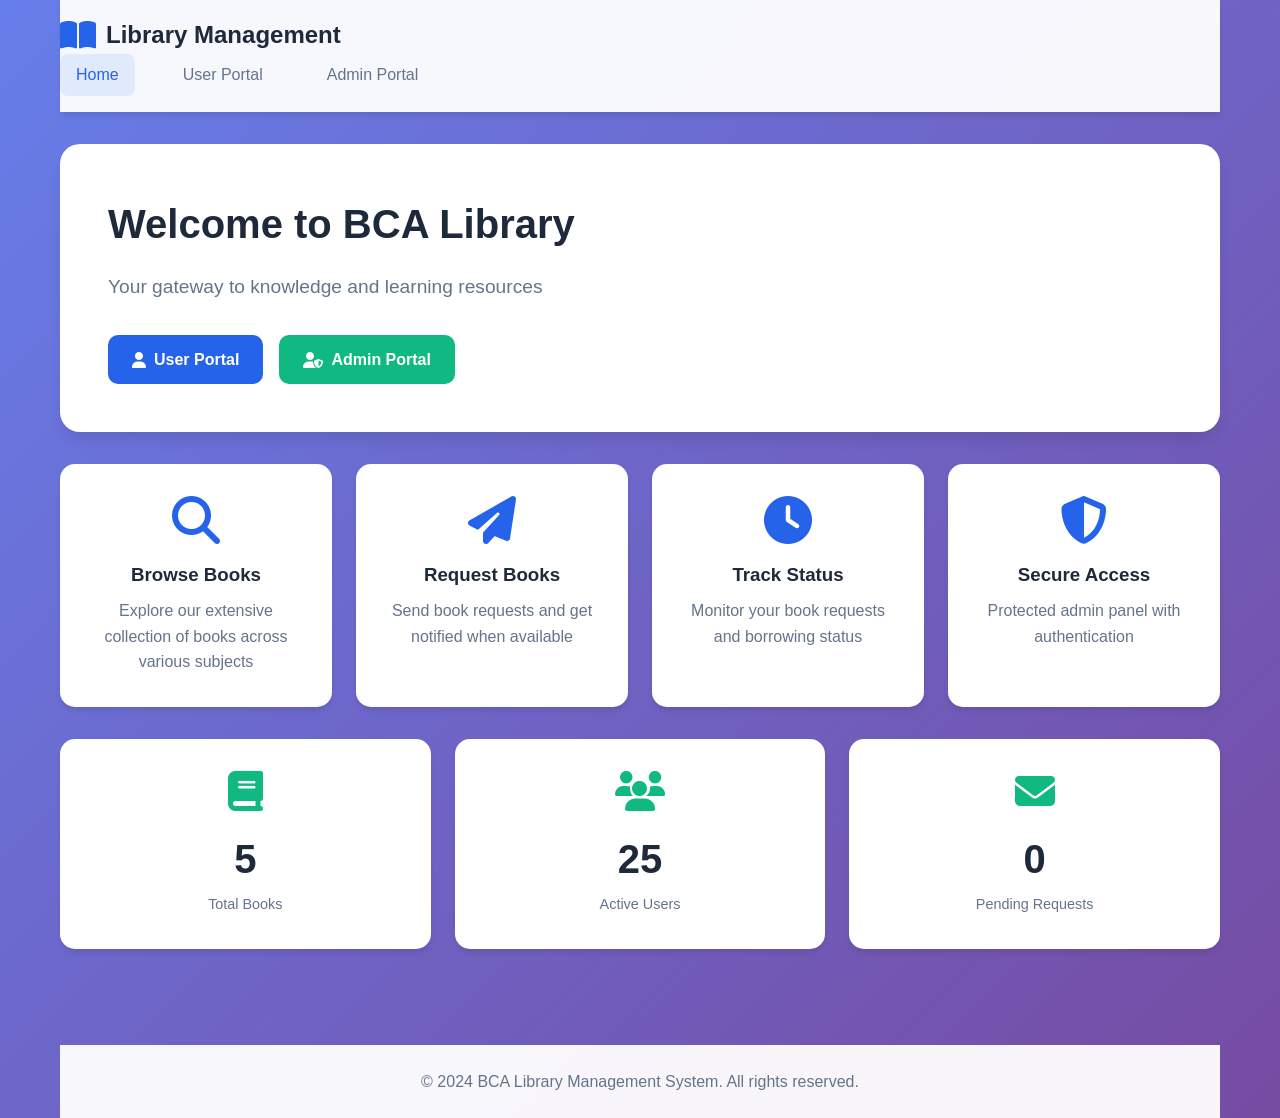
<file: index.html>
<!DOCTYPE html>
<html lang="en">
<head>
    <meta charset="UTF-8">
    <meta name="viewport" content="width=device-width, initial-scale=1.0">
    <title>Library Management System - BCA</title>
    <link rel="stylesheet" href="css/style.css">
    <link rel="stylesheet" href="https://cdnjs.cloudflare.com/ajax/libs/font-awesome/6.4.0/css/all.min.css">
</head>
<body>
    <div class="container">
        <header class="header">
            <div class="logo">
                <i class="fas fa-book-open"></i>
                <h1>Library Management</h1>
            </div>
            <nav class="nav">
                <a href="index.html" class="active">Home</a>
                <a href="user.html">User Portal</a>
                <a href="admin.html">Admin Portal</a>
            </nav>
        </header>

        <main class="main-content">
            <section class="hero">
                <div class="hero-content">
                    <h2>Welcome to BCA Library</h2>
                    <p>Your gateway to knowledge and learning resources</p>
                    <div class="hero-buttons">
                        <a href="user.html" class="btn btn-primary">
                            <i class="fas fa-user"></i> User Portal
                        </a>
                        <a href="admin.html" class="btn btn-secondary">
                            <i class="fas fa-user-shield"></i> Admin Portal
                        </a>
                    </div>
                </div>
                <div class="hero-image">
                    <i class="fas fa-books"></i>
                </div>
            </section>

            <section class="features">
                <div class="feature-card">
                    <i class="fas fa-search"></i>
                    <h3>Browse Books</h3>
                    <p>Explore our extensive collection of books across various subjects</p>
                </div>
                <div class="feature-card">
                    <i class="fas fa-paper-plane"></i>
                    <h3>Request Books</h3>
                    <p>Send book requests and get notified when available</p>
                </div>
                <div class="feature-card">
                    <i class="fas fa-clock"></i>
                    <h3>Track Status</h3>
                    <p>Monitor your book requests and borrowing status</p>
                </div>
                <div class="feature-card">
                    <i class="fas fa-shield-alt"></i>
                    <h3>Secure Access</h3>
                    <p>Protected admin panel with authentication</p>
                </div>
            </section>

            <section class="stats">
                <div class="stat">
                    <i class="fas fa-book"></i>
                    <span class="stat-number" id="totalBooks">0</span>
                    <span class="stat-label">Total Books</span>
                </div>
                <div class="stat">
                    <i class="fas fa-users"></i>
                    <span class="stat-number" id="totalUsers">0</span>
                    <span class="stat-label">Active Users</span>
                </div>
                <div class="stat">
                    <i class="fas fa-envelope"></i>
                    <span class="stat-number" id="totalRequests">0</span>
                    <span class="stat-label">Pending Requests</span>
                </div>
            </section>
        </main>

        <footer class="footer">
            <p>&copy; 2024 BCA Library Management System. All rights reserved.</p>
        </footer>
    </div>

    <script src="js/script.js"></script>
</body>
</html>
</file>
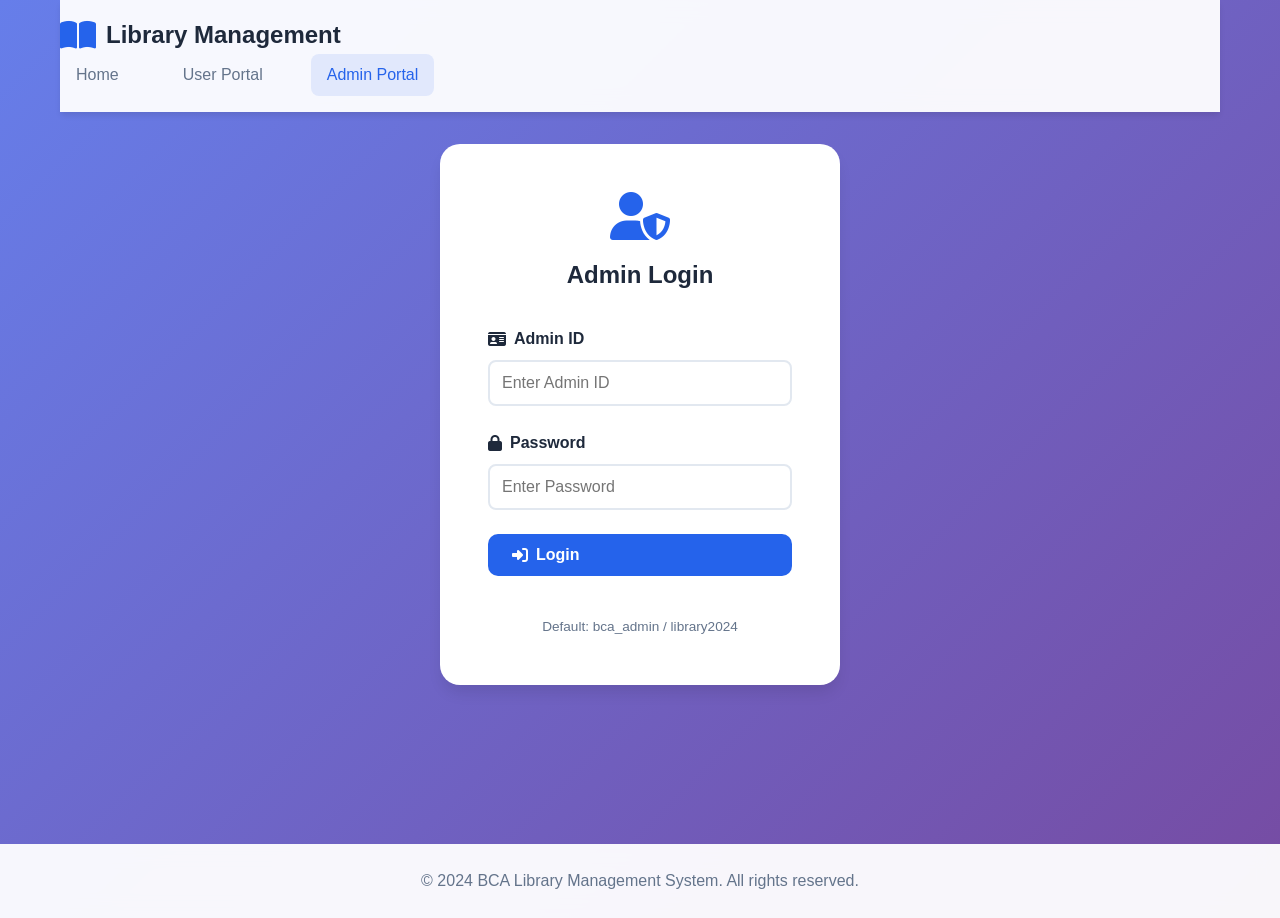
<file: admin.html>
<!DOCTYPE html>
<html lang="en">
<head>
    <meta charset="UTF-8">
    <meta name="viewport" content="width=device-width, initial-scale=1.0">
    <title>Admin Portal - Library Management</title>
    <link rel="stylesheet" href="css/style.css">
    <link rel="stylesheet" href="https://cdnjs.cloudflare.com/ajax/libs/font-awesome/6.4.0/css/all.min.css">
</head>
<body>
    <div class="container">
        <header class="header">
            <div class="logo">
                <i class="fas fa-book-open"></i>
                <h1>Library Management</h1>
            </div>
            <nav class="nav">
                <a href="index.html">Home</a>
                <a href="user.html">User Portal</a>
                <a href="admin.html" class="active">Admin Portal</a>
            </nav>
        </header>

        <main class="main-content">
            <!-- Login Section -->
            <section class="login-section" id="loginSection">
                <div class="login-card">
                    <div class="login-header">
                        <i class="fas fa-user-shield"></i>
                        <h2>Admin Login</h2>
                    </div>
                    <form class="login-form" id="loginForm">
                        <div class="form-group">
                            <label for="adminId">
                                <i class="fas fa-id-card"></i> Admin ID
                            </label>
                            <input type="text" id="adminId" placeholder="Enter Admin ID" required>
                        </div>
                        <div class="form-group">
                            <label for="adminPassword">
                                <i class="fas fa-lock"></i> Password
                            </label>
                            <input type="password" id="adminPassword" placeholder="Enter Password" required>
                        </div>
                        <button type="submit" class="btn btn-primary">
                            <i class="fas fa-sign-in-alt"></i> Login
                        </button>
                        <p class="login-hint">Default: bca_admin / library2024</p>
                    </form>
                </div>
            </section>

            <!-- Admin Dashboard -->
            <section class="admin-dashboard" id="adminDashboard" style="display: none;">
                <div class="dashboard-header">
                    <h2><i class="fas fa-tachometer-alt"></i> Admin Dashboard</h2>
                    <button class="btn btn-danger" id="logoutBtn">
                        <i class="fas fa-sign-out-alt"></i> Logout
                    </button>
                </div>

                <div class="admin-tabs">
                    <button class="tab-btn active" data-tab="books">
                        <i class="fas fa-book"></i> Manage Books
                    </button>
                    <button class="tab-btn" data-tab="requests">
                        <i class="fas fa-envelope"></i> Book Requests
                    </button>
                    <button class="tab-btn" data-tab="services">
                        <i class="fas fa-cog"></i> Services
                    </button>
                </div>

                <!-- Books Tab -->
                <div class="tab-content active" id="booksTab">
                    <div class="tab-header">
                        <h3><i class="fas fa-book"></i> Book Management</h3>
                        <button class="btn btn-primary" id="addBookBtn">
                            <i class="fas fa-plus"></i> Add New Book
                        </button>
                    </div>

                    <div class="book-form" id="bookForm" style="display: none;">
                        <form id="addBookForm">
                            <div class="form-row">
                                <div class="form-group">
                                    <label>Book Title</label>
                                    <input type="text" id="bookTitle" required>
                                </div>
                                <div class="form-group">
                                    <label>Author</label>
                                    <input type="text" id="bookAuthor" required>
                                </div>
                            </div>
                            <div class="form-row">
                                <div class="form-group">
                                    <label>ISBN</label>
                                    <input type="text" id="bookISBN" required>
                                </div>
                                <div class="form-group">
                                    <label>Category</label>
                                    <select id="bookCategory" required>
                                        <option value="">Select Category</option>
                                        <option value="Programming">Programming</option>
                                        <option value="Database">Database</option>
                                        <option value="Networking">Networking</option>
                                        <option value="Mathematics">Mathematics</option>
                                        <option value="Other">Other</option>
                                    </select>
                                </div>
                            </div>
                            <div class="form-row">
                                <div class="form-group">
                                    <label>Total Copies</label>
                                    <input type="number" id="bookCopies" min="1" required>
                                </div>
                                <div class="form-group">
                                    <label>Book Image URL</label>
                                    <input type="url" id="bookImage" placeholder="https://example.com/image.jpg">
                                </div>
                            </div>
                            <div class="form-group">
                                <label>Description</label>
                                <textarea id="bookDescription" rows="3"></textarea>
                            </div>
                            <div class="form-actions">
                                <button type="submit" class="btn btn-primary">
                                    <i class="fas fa-save"></i> Save Book
                                </button>
                                <button type="button" class="btn btn-secondary" id="cancelBookBtn">
                                    <i class="fas fa-times"></i> Cancel
                                </button>
                            </div>
                        </form>
                    </div>

                    <div class="books-grid" id="booksGrid">
                        <!-- Books will be loaded dynamically -->
                    </div>
                </div>

                <!-- Requests Tab -->
                <div class="tab-content" id="requestsTab">
                    <div class="tab-header">
                        <h3><i class="fas fa-envelope"></i> Book Requests</h3>
                    </div>
                    <div class="requests-list" id="requestsList">
                        <!-- Requests will be loaded dynamically -->
                    </div>
                </div>

                <!-- Services Tab -->
                <div class="tab-content" id="servicesTab">
                    <div class="tab-header">
                        <h3><i class="fas fa-cog"></i> Library Services</h3>
                        <button class="btn btn-primary" id="addServiceBtn">
                            <i class="fas fa-plus"></i> Add Service
                        </button>
                    </div>

                    <div class="service-form" id="serviceForm" style="display: none;">
                        <form id="addServiceForm">
                            <div class="form-group">
                                <label>Service Name</label>
                                <input type="text" id="serviceName" required>
                            </div>
                            <div class="form-group">
                                <label>Description</label>
                                <textarea id="serviceDescription" rows="3" required></textarea>
                            </div>
                            <div class="form-group">
                                <label>Icon Class (Font Awesome)</label>
                                <input type="text" id="serviceIcon" placeholder="fas fa-book" required>
                            </div>
                            <div class="form-actions">
                                <button type="submit" class="btn btn-primary">
                                    <i class="fas fa-save"></i> Save Service
                                </button>
                                <button type="button" class="btn btn-secondary" id="cancelServiceBtn">
                                    <i class="fas fa-times"></i> Cancel
                                </button>
                            </div>
                        </form>
                    </div>

                    <div class="services-grid" id="servicesGrid">
                        <!-- Services will be loaded dynamically -->
                    </div>
                </div>
            </div>
        </main>

        <footer class="footer">
            <p>&copy; 2024 BCA Library Management System. All rights reserved.</p>
        </footer>
    </div>

    <script src="js/script.js"></script>
</body>
</html>
</file>
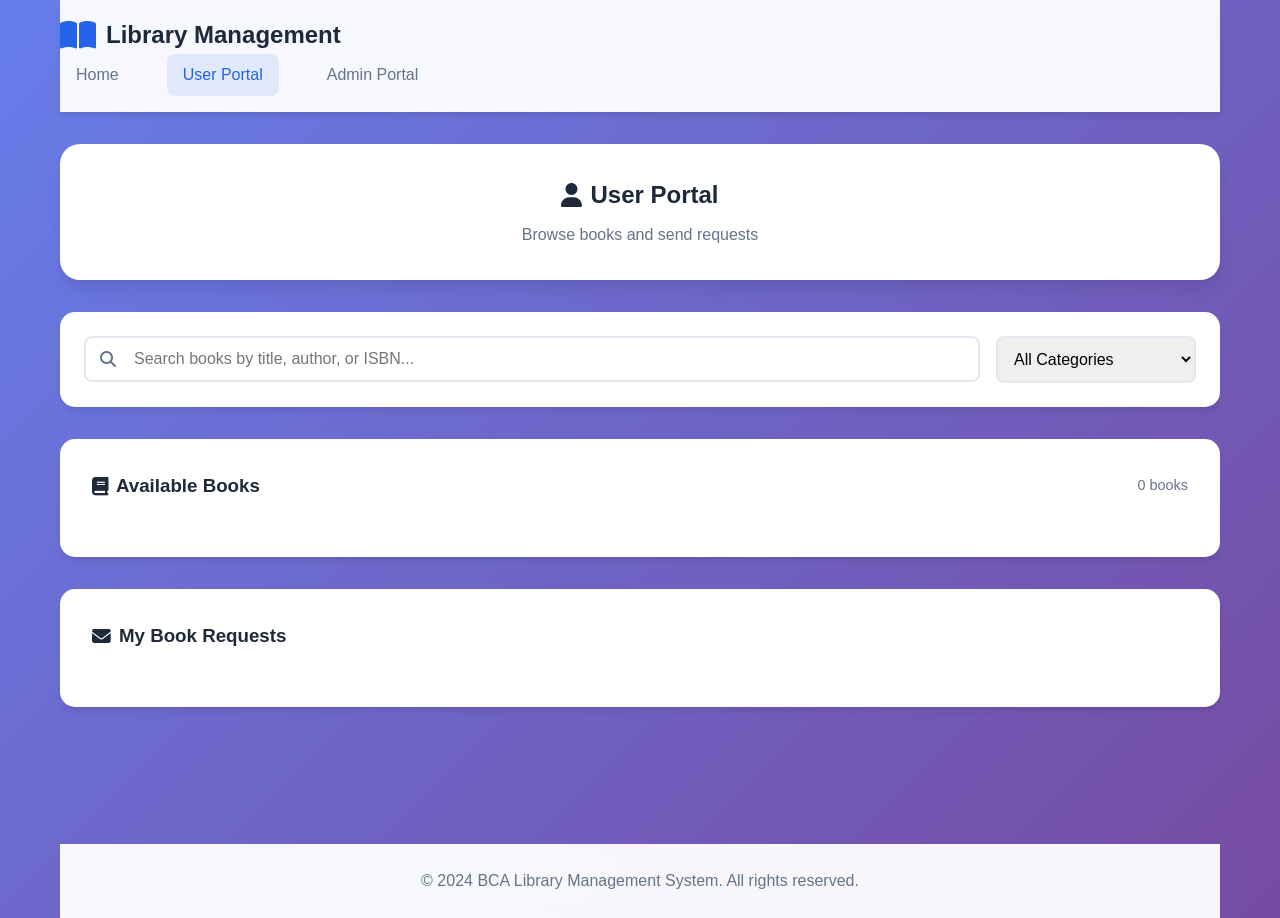
<file: user.html>
<!DOCTYPE html>
<html lang="en">
<head>
    <meta charset="UTF-8">
    <meta name="viewport" content="width=device-width, initial-scale=1.0">
    <title>User Portal - Library Management</title>
    <link rel="stylesheet" href="css/style.css">
    <link rel="stylesheet" href="https://cdnjs.cloudflare.com/ajax/libs/font-awesome/6.4.0/css/all.min.css">
</head>
<body>
    <div class="container">
        <header class="header">
            <div class="logo">
                <i class="fas fa-book-open"></i>
                <h1>Library Management</h1>
            </div>
            <nav class="nav">
                <a href="index.html">Home</a>
                <a href="user.html" class="active">User Portal</a>
                <a href="admin.html">Admin Portal</a>
            </nav>
        </header>

        <main class="main-content">
            <section class="user-hero">
                <div class="user-hero-content">
                    <h2><i class="fas fa-user"></i> User Portal</h2>
                    <p>Browse books and send requests</p>
                </div>
            </section>

            <!-- Search and Filter -->
            <section class="search-section">
                <div class="search-bar">
                    <i class="fas fa-search"></i>
                    <input type="text" id="searchInput" placeholder="Search books by title, author, or ISBN...">
                </div>
                <div class="filter-section">
                    <select id="categoryFilter">
                        <option value="">All Categories</option>
                        <option value="Programming">Programming</option>
                        <option value="Database">Database</option>
                        <option value="Networking">Networking</option>
                        <option value="Mathematics">Mathematics</option>
                        <option value="Other">Other</option>
                    </select>
                </div>
            </section>

            <!-- Books Display -->
            <section class="books-section">
                <div class="section-header">
                    <h3><i class="fas fa-book"></i> Available Books</h3>
                    <span class="book-count" id="bookCount">0 books</span>
                </div>
                <div class="books-grid" id="userBooksGrid">
                    <!-- Books will be loaded dynamically -->
                </div>
            </section>

            <!-- My Requests -->
            <section class="my-requests-section">
                <div class="section-header">
                    <h3><i class="fas fa-envelope"></i> My Book Requests</h3>
                </div>
                <div class="requests-list" id="myRequestsList">
                    <!-- User's requests will be loaded dynamically -->
                </div>
            </section>
        </main>

        <!-- Book Request Modal -->
        <div class="modal" id="requestModal">
            <div class="modal-content">
                <div class="modal-header">
                    <h3><i class="fas fa-paper-plane"></i> Request Book</h3>
                    <button class="modal-close" id="closeModal">
                        <i class="fas fa-times"></i>
                    </button>
                </div>
                <div class="modal-body">
                    <div class="book-details" id="modalBookDetails">
                        <!-- Book details will be shown here -->
                    </div>
                    <form id="requestForm">
                        <div class="form-group">
                            <label>Your Name</label>
                            <input type="text" id="requesterName" required>
                        </div>
                        <div class="form-group">
                            <label>Student ID</label>
                            <input type="text" id="requesterId" required>
                        </div>
                        <div class="form-group">
                            <label>Email</label>
                            <input type="email" id="requesterEmail" required>
                        </div>
                        <div class="form-group">
                            <label>Message (Optional)</label>
                            <textarea id="requestMessage" rows="2"></textarea>
                        </div>
                        <button type="submit" class="btn btn-primary">
                            <i class="fas fa-paper-plane"></i> Send Request
                        </button>
                    </form>
                </div>
            </div>
        </div>

        <footer class="footer">
            <p>&copy; 2024 BCA Library Management System. All rights reserved.</p>
        </footer>
    </div>

    <script src="js/script.js"></script>
</body>
</html>
</file>
<file: css/style.css>
/* Reset and Base Styles */
* {
    margin: 0;
    padding: 0;
    box-sizing: border-box;
}

:root {
    --primary-color: #2563eb;
    --primary-dark: #1d4ed8;
    --secondary-color: #10b981;
    --danger-color: #ef4444;
    --warning-color: #f59e0b;
    --dark-color: #1e293b;
    --light-color: #f8fafc;
    --gray-color: #64748b;
    --border-color: #e2e8f0;
    --shadow: 0 4px 6px -1px rgba(0, 0, 0, 0.1);
    --shadow-lg: 0 10px 15px -3px rgba(0, 0, 0, 0.1);
}

body {
    font-family: 'Segoe UI', Tahoma, Geneva, Verdana, sans-serif;
    background: linear-gradient(135deg, #667eea 0%, #764ba2 100%);
    min-height: 100vh;
    line-height: 1.6;
    color: var(--dark-color);
}

.container {
    max-width: 1200px;
    margin: 0 auto;
    padding: 0 20px;
}

/* Header Styles */
.header {
    background: rgba(255, 255, 255, 0.95);
    backdrop-filter: blur(10px);
    padding: 1rem 0;
    box-shadow: var(--shadow);
    position: sticky;
    top: 0;
    z-index: 1000;
}

.header .container {
    display: flex;
    justify-content: space-between;
    align-items: center;
}

.logo {
    display: flex;
    align-items: center;
    gap: 10px;
}

.logo i {
    font-size: 2rem;
    color: var(--primary-color);
}

.logo h1 {
    font-size: 1.5rem;
    color: var(--dark-color);
}

.nav {
    display: flex;
    gap: 2rem;
}

.nav a {
    text-decoration: none;
    color: var(--gray-color);
    font-weight: 500;
    transition: color 0.3s;
    padding: 0.5rem 1rem;
    border-radius: 8px;
}

.nav a:hover,
.nav a.active {
    color: var(--primary-color);
    background: rgba(37, 99, 235, 0.1);
}

/* Main Content */
.main-content {
    padding: 2rem 0;
    min-height: calc(100vh - 200px);
}

/* Hero Section */
.hero {
    background: white;
    border-radius: 20px;
    padding: 3rem;
    margin-bottom: 2rem;
    box-shadow: var(--shadow-lg);
    display: flex;
    align-items: center;
    gap: 3rem;
}

.hero-content {
    flex: 1;
}

.hero-content h2 {
    font-size: 2.5rem;
    margin-bottom: 1rem;
    color: var(--dark-color);
}

.hero-content p {
    font-size: 1.2rem;
    color: var(--gray-color);
    margin-bottom: 2rem;
}

.hero-buttons {
    display: flex;
    gap: 1rem;
}

.hero-image {
    flex: 1;
    text-align: center;
}

.hero-image i {
    font-size: 8rem;
    color: var(--primary-color);
    opacity: 0.3;
}

/* Buttons */
.btn {
    padding: 0.75rem 1.5rem;
    border: none;
    border-radius: 10px;
    font-size: 1rem;
    font-weight: 600;
    cursor: pointer;
    transition: all 0.3s;
    text-decoration: none;
    display: inline-flex;
    align-items: center;
    gap: 0.5rem;
}

.btn-primary {
    background: var(--primary-color);
    color: white;
}

.btn-primary:hover {
    background: var(--primary-dark);
    transform: translateY(-2px);
    box-shadow: var(--shadow);
}

.btn-secondary {
    background: var(--secondary-color);
    color: white;
}

.btn-secondary:hover {
    background: #059669;
    transform: translateY(-2px);
    box-shadow: var(--shadow);
}

.btn-danger {
    background: var(--danger-color);
    color: white;
}

.btn-danger:hover {
    background: #dc2626;
    transform: translateY(-2px);
    box-shadow: var(--shadow);
}

/* Features Section */
.features {
    display: grid;
    grid-template-columns: repeat(auto-fit, minmax(250px, 1fr));
    gap: 1.5rem;
    margin-bottom: 2rem;
}

.feature-card {
    background: white;
    padding: 2rem;
    border-radius: 15px;
    text-align: center;
    box-shadow: var(--shadow);
    transition: transform 0.3s;
}

.feature-card:hover {
    transform: translateY(-5px);
    box-shadow: var(--shadow-lg);
}

.feature-card i {
    font-size: 3rem;
    color: var(--primary-color);
    margin-bottom: 1rem;
}

.feature-card h3 {
    margin-bottom: 0.5rem;
    color: var(--dark-color);
}

.feature-card p {
    color: var(--gray-color);
}

/* Stats Section */
.stats {
    display: grid;
    grid-template-columns: repeat(auto-fit, minmax(200px, 1fr));
    gap: 1.5rem;
    margin-bottom: 2rem;
}

.stat {
    background: white;
    padding: 2rem;
    border-radius: 15px;
    text-align: center;
    box-shadow: var(--shadow);
}

.stat i {
    font-size: 2.5rem;
    color: var(--secondary-color);
    margin-bottom: 1rem;
}

.stat-number {
    display: block;
    font-size: 2.5rem;
    font-weight: bold;
    color: var(--dark-color);
}

.stat-label {
    color: var(--gray-color);
    font-size: 0.9rem;
}

/* Login Section */
.login-section {
    display: flex;
    justify-content: center;
    align-items: center;
    min-height: 60vh;
}

.login-card {
    background: white;
    padding: 3rem;
    border-radius: 20px;
    box-shadow: var(--shadow-lg);
    width: 100%;
    max-width: 400px;
}

.login-header {
    text-align: center;
    margin-bottom: 2rem;
}

.login-header i {
    font-size: 3rem;
    color: var(--primary-color);
    margin-bottom: 1rem;
}

.login-header h2 {
    color: var(--dark-color);
}

.login-form {
    display: flex;
    flex-direction: column;
    gap: 1.5rem;
}

.form-group {
    display: flex;
    flex-direction: column;
    gap: 0.5rem;
}

.form-group label {
    font-weight: 600;
    color: var(--dark-color);
    display: flex;
    align-items: center;
    gap: 0.5rem;
}

.form-group input,
.form-group select,
.form-group textarea {
    padding: 0.75rem;
    border: 2px solid var(--border-color);
    border-radius: 8px;
    font-size: 1rem;
    transition: border-color 0.3s;
}

.form-group input:focus,
.form-group select:focus,
.form-group textarea:focus {
    outline: none;
    border-color: var(--primary-color);
}

.login-hint {
    text-align: center;
    color: var(--gray-color);
    font-size: 0.85rem;
    margin-top: 1rem;
}

/* Admin Dashboard */
.admin-dashboard {
    background: white;
    border-radius: 20px;
    padding: 2rem;
    box-shadow: var(--shadow-lg);
}

.dashboard-header {
    display: flex;
    justify-content: space-between;
    align-items: center;
    margin-bottom: 2rem;
    padding-bottom: 1rem;
    border-bottom: 2px solid var(--border-color);
}

.dashboard-header h2 {
    color: var(--dark-color);
    display: flex;
    align-items: center;
    gap: 0.5rem;
}

.admin-tabs {
    display: flex;
    gap: 1rem;
    margin-bottom: 2rem;
    border-bottom: 2px solid var(--border-color);
    padding-bottom: 1rem;
}

.tab-btn {
    padding: 0.75rem 1.5rem;
    border: none;
    background: none;
    font-size: 1rem;
    font-weight: 600;
    color: var(--gray-color);
    cursor: pointer;
    border-radius: 8px;
    transition: all 0.3s;
    display: flex;
    align-items: center;
    gap: 0.5rem;
}

.tab-btn:hover {
    background: rgba(37, 99, 235, 0.1);
    color: var(--primary-color);
}

.tab-btn.active {
    background: var(--primary-color);
    color: white;
}

.tab-content {
    display: none;
}

.tab-content.active {
    display: block;
}

.tab-header {
    display: flex;
    justify-content: space-between;
    align-items: center;
    margin-bottom: 1.5rem;
}

.tab-header h3 {
    color: var(--dark-color);
    display: flex;
    align-items: center;
    gap: 0.5rem;
}

/* Form Styles */
.book-form,
.service-form {
    background: var(--light-color);
    padding: 2rem;
    border-radius: 15px;
    margin-bottom: 2rem;
}

.form-row {
    display: grid;
    grid-template-columns: repeat(auto-fit, minmax(200px, 1fr));
    gap: 1rem;
}

.form-actions {
    display: flex;
    gap: 1rem;
    margin-top: 1.5rem;
}

/* Books Grid */
.books-grid {
    display: grid;
    grid-template-columns: repeat(auto-fill, minmax(280px, 1fr));
    gap: 1.5rem;
}

.book-card {
    background: white;
    border-radius: 15px;
    overflow: hidden;
    box-shadow: var(--shadow);
    transition: transform 0.3s;
}

.book-card:hover {
    transform: translateY(-5px);
    box-shadow: var(--shadow-lg);
}

.book-image {
    width: 100%;
    height: 200px;
    object-fit: cover;
    background: linear-gradient(135deg, #667eea 0%, #764ba2 100%);
    display: flex;
    align-items: center;
    justify-content: center;
}

.book-image img {
    width: 100%;
    height: 100%;
    object-fit: cover;
}

.book-image i {
    font-size: 4rem;
    color: white;
    opacity: 0.5;
}

.book-info {
    padding: 1.5rem;
}

.book-title {
    font-size: 1.2rem;
    font-weight: bold;
    margin-bottom: 0.5rem;
    color: var(--dark-color);
}

.book-author {
    color: var(--gray-color);
    margin-bottom: 0.5rem;
}

.book-category {
    display: inline-block;
    background: var(--primary-color);
    color: white;
    padding: 0.25rem 0.75rem;
    border-radius: 20px;
    font-size: 0.85rem;
    margin-bottom: 1rem;
}

.book-copies {
    color: var(--secondary-color);
    font-weight: 600;
    margin-bottom: 1rem;
}

.book-actions {
    display: flex;
    gap: 0.5rem;
}

.book-actions .btn {
    flex: 1;
    justify-content: center;
    font-size: 0.9rem;
}

/* Requests List */
.requests-list {
    display: flex;
    flex-direction: column;
    gap: 1rem;
}

.request-card {
    background: white;
    padding: 1.5rem;
    border-radius: 15px;
    box-shadow: var(--shadow);
    border-left: 4px solid var(--primary-color);
}

.request-card.pending {
    border-left-color: var(--warning-color);
}

.request-card.approved {
    border-left-color: var(--secondary-color);
}

.request-card.rejected {
    border-left-color: var(--danger-color);
}

.request-header {
    display: flex;
    justify-content: space-between;
    align-items: center;
    margin-bottom: 1rem;
}

.request-book {
    font-weight: bold;
    color: var(--dark-color);
}

.request-status {
    padding: 0.25rem 0.75rem;
    border-radius: 20px;
    font-size: 0.85rem;
    font-weight: 600;
}

.request-status.pending {
    background: var(--warning-color);
    color: white;
}

.request-status.approved {
    background: var(--secondary-color);
    color: white;
}

.request-status.rejected {
    background: var(--danger-color);
    color: white;
}

.request-details {
    color: var(--gray-color);
    margin-bottom: 1rem;
}

.request-actions {
    display: flex;
    gap: 0.5rem;
}

/* Services Grid */
.services-grid {
    display: grid;
    grid-template-columns: repeat(auto-fill, minmax(250px, 1fr));
    gap: 1.5rem;
}

.service-card {
    background: white;
    padding: 2rem;
    border-radius: 15px;
    box-shadow: var(--shadow);
    text-align: center;
    transition: transform 0.3s;
}

.service-card:hover {
    transform: translateY(-5px);
    box-shadow: var(--shadow-lg);
}

.service-card i {
    font-size: 3rem;
    color: var(--primary-color);
    margin-bottom: 1rem;
}

.service-card h4 {
    margin-bottom: 0.5rem;
    color: var(--dark-color);
}

.service-card p {
    color: var(--gray-color);
    font-size: 0.9rem;
}

.service-actions {
    margin-top: 1rem;
    display: flex;
    gap: 0.5rem;
    justify-content: center;
}

/* User Portal Styles */
.user-hero {
    background: white;
    border-radius: 20px;
    padding: 2rem;
    margin-bottom: 2rem;
    box-shadow: var(--shadow-lg);
    text-align: center;
}

.user-hero-content h2 {
    color: var(--dark-color);
    margin-bottom: 0.5rem;
    display: flex;
    align-items: center;
    justify-content: center;
    gap: 0.5rem;
}

.user-hero-content p {
    color: var(--gray-color);
}

.search-section {
    background: white;
    padding: 1.5rem;
    border-radius: 15px;
    margin-bottom: 2rem;
    box-shadow: var(--shadow);
    display: flex;
    gap: 1rem;
    flex-wrap: wrap;
}

.search-bar {
    flex: 1;
    position: relative;
    display: flex;
    align-items: center;
}

.search-bar i {
    position: absolute;
    left: 1rem;
    color: var(--gray-color);
}

.search-bar input {
    width: 100%;
    padding: 0.75rem 1rem 0.75rem 3rem;
    border: 2px solid var(--border-color);
    border-radius: 8px;
    font-size: 1rem;
}

.search-bar input:focus {
    outline: none;
    border-color: var(--primary-color);
}

.filter-section select {
    padding: 0.75rem;
    border: 2px solid var(--border-color);
    border-radius: 8px;
    font-size: 1rem;
    min-width: 200px;
}

.books-section {
    background: white;
    padding: 2rem;
    border-radius: 15px;
    margin-bottom: 2rem;
    box-shadow: var(--shadow);
}

.section-header {
    display: flex;
    justify-content: space-between;
    align-items: center;
    margin-bottom: 1.5rem;
}

.section-header h3 {
    color: var(--dark-color);
    display: flex;
    align-items: center;
    gap: 0.5rem;
}

.book-count {
    color: var(--gray-color);
    font-size: 0.9rem;
}

.my-requests-section {
    background: white;
    padding: 2rem;
    border-radius: 15px;
    box-shadow: var(--shadow);
}

/* Modal */
.modal {
    display: none;
    position: fixed;
    top: 0;
    left: 0;
    width: 100%;
    height: 100%;
    background: rgba(0, 0, 0, 0.5);
    z-index: 2000;
    align-items: center;
    justify-content: center;
}

.modal.active {
    display: flex;
}

.modal-content {
    background: white;
    border-radius: 20px;
    width: 90%;
    max-width: 500px;
    max-height: 90vh;
    overflow-y: auto;
}

.modal-header {
    display: flex;
    justify-content: space-between;
    align-items: center;
    padding: 1.5rem;
    border-bottom: 2px solid var(--border-color);
}

.modal-header h3 {
    color: var(--dark-color);
    display: flex;
    align-items: center;
    gap: 0.5rem;
}

.modal-close {
    background: none;
    border: none;
    font-size: 1.5rem;
    cursor: pointer;
    color: var(--gray-color);
    transition: color 0.3s;
}

.modal-close:hover {
    color: var(--danger-color);
}

.modal-body {
    padding: 1.5rem;
}

.book-details {
    background: var(--light-color);
    padding: 1rem;
    border-radius: 10px;
    margin-bottom: 1.5rem;
}

.book-details p {
    margin-bottom: 0.5rem;
    color: var(--dark-color);
}

.book-details strong {
    color: var(--primary-color);
}

/* Footer */
.footer {
    background: rgba(255, 255, 255, 0.95);
    backdrop-filter: blur(10px);
    padding: 1.5rem 0;
    text-align: center;
    color: var(--gray-color);
    margin-top: 2rem;
}

/* Responsive Design */
@media (max-width: 768px) {
    .header .container {
        flex-direction: column;
        gap: 1rem;
    }

    .nav {
        gap: 1rem;
        flex-wrap: wrap;
        justify-content: center;
    }

    .hero {
        flex-direction: column;
        text-align: center;
    }

    .hero-buttons {
        justify-content: center;
    }

    .hero-image i {
        font-size: 5rem;
    }

    .dashboard-header {
        flex-direction: column;
        gap: 1rem;
        align-items: flex-start;
    }

    .admin-tabs {
        flex-wrap: wrap;
    }

    .tab-header {
        flex-direction: column;
        gap: 1rem;
        align-items: flex-start;
    }

    .search-section {
        flex-direction: column;
    }

    .filter-section select {
        width: 100%;
    }
}

/* Empty State */
.empty-state {
    text-align: center;
    padding: 3rem;
    color: var(--gray-color);
}

.empty-state i {
    font-size: 4rem;
    margin-bottom: 1rem;
    opacity: 0.5;
}

.empty-state p {
    font-size: 1.2rem;
}
</file>
